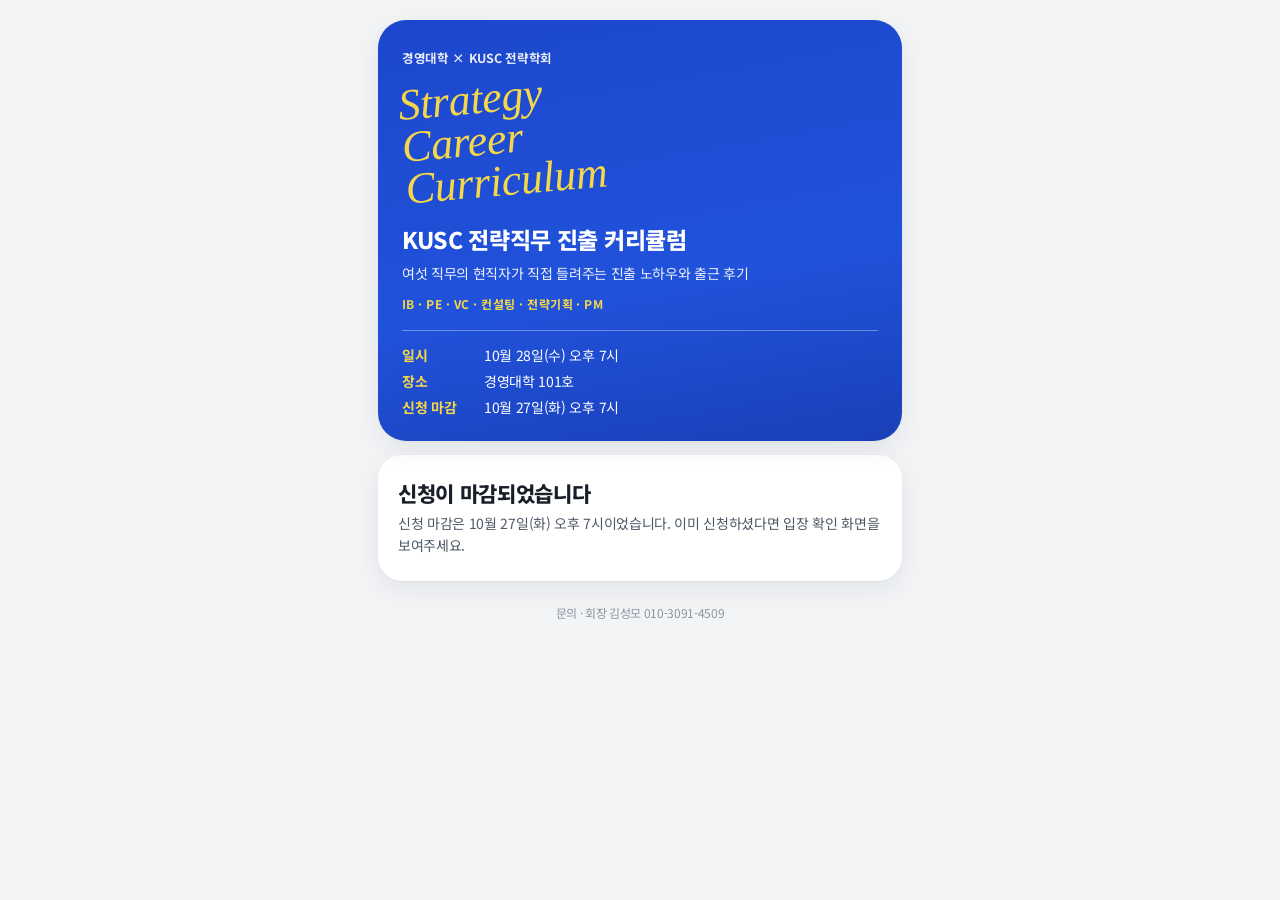
<file: apply.html>
<!DOCTYPE html>
<html lang="ko">
<head>
<meta charset="UTF-8">
<meta name="viewport" content="width=device-width, initial-scale=1, viewport-fit=cover">
<title>KUSC 전략직무 진출 커리큘럼 · 신청</title>
<meta name="theme-color" content="#1F4BD1">
<link rel="preconnect" href="https://fonts.googleapis.com">
<link rel="preconnect" href="https://fonts.gstatic.com" crossorigin>
<link href="https://fonts.googleapis.com/css2?family=Noto+Sans+KR:wght@400;500;700;800;900&display=swap" rel="stylesheet">
<style>
:root{--page:#F2F4F6;--card:#FFFFFF;--ink:#191F28;--sub:#4E5968;--mute:#8B95A1;--line:#E5E8EB;--soft:#F6F7F9;
  --ku:#1F4BD1;--ku-soft:#E9EEFC;--blue:#1F4BD1;--yel:#F4D84A;--red:#E5484D;--shadow:0 1px 2px rgba(0,23,51,.04),0 8px 28px rgba(0,23,51,.07)}
*{box-sizing:border-box;margin:0;padding:0}
html,body{background:var(--page);color:var(--ink);font-family:"Noto Sans KR",system-ui,-apple-system,"Apple SD Gothic Neo","Malgun Gothic",sans-serif;
  letter-spacing:-.02em;-webkit-font-smoothing:antialiased;word-break:keep-all}
body{padding:env(safe-area-inset-top,0) 0 env(safe-area-inset-bottom,0)}
.wrap{max-width:560px;margin:0 auto;padding:20px 18px 40px}
.hero{background:linear-gradient(170deg,#1C47CC,#2152DB 60%,#1A3FB8);color:#fff;border-radius:28px;padding:28px 24px 24px;box-shadow:var(--shadow);position:relative;overflow:hidden}
.hero .org{font-size:12.5px;font-weight:700;opacity:.9}
.hero .script{font-family:Georgia,"Times New Roman",serif;font-style:italic;color:var(--yel);font-size:44px;line-height:.95;margin:18px 0 14px;transform:rotate(-5deg);transform-origin:left}
.hero h1{font-size:23px;font-weight:800;line-height:1.35}
.hero .sub{font-size:14px;opacity:.92;margin-top:8px;line-height:1.55}
.hero .jobs{font-size:12px;font-weight:700;color:var(--yel);margin-top:10px;letter-spacing:.04em}
.meta{margin-top:18px;border-top:1px solid rgba(255,255,255,.35);padding-top:14px;display:grid;grid-template-columns:72px 1fr;gap:6px 10px;font-size:14px}
.meta b{color:var(--yel);font-weight:700}
.card{background:var(--card);border-radius:24px;padding:24px 20px;box-shadow:var(--shadow);margin-top:14px}
.steps{display:flex;gap:6px;margin:18px 2px 0}
.steps i{flex:1;height:6px;border-radius:9px;background:var(--line);transition:background .3s}
.steps i.on{background:var(--ku)}
.stepname{font-size:13px;font-weight:800;color:var(--ku);margin:10px 2px 0}
h2{font-size:21px;font-weight:800;line-height:1.35}
.desc{font-size:14px;color:var(--sub);margin-top:6px;line-height:1.55}
.field{margin-top:20px}
.field label.l{display:block;font-size:14px;font-weight:700;margin-bottom:8px}
.field label.l .req{color:var(--red);margin-left:3px}
.field label.l .opt{color:var(--mute);font-weight:500;font-size:12.5px;margin-left:4px}
.hint{font-size:12.5px;color:var(--mute);margin-top:6px;line-height:1.5}
.hint.em{color:var(--ku);font-weight:600}
input[type=text],input[type=tel],textarea,select{width:100%;font:inherit;font-size:16px;color:var(--ink);background:var(--soft);border:2px solid transparent;border-radius:14px;padding:14px 14px;outline:none;transition:border .2s}
input:focus,textarea:focus,select:focus{border-color:var(--ku);background:#fff}
textarea{resize:vertical;min-height:52px}
.chips{display:flex;flex-wrap:wrap;gap:8px}
.chip{border:2px solid var(--line);background:#fff;border-radius:14px;padding:11px 14px;font-size:15px;font-weight:700;color:var(--sub);cursor:pointer;user-select:none;transition:all .15s}
.chip.on{border-color:var(--ku);background:var(--ku-soft);color:var(--ku)}
.chip:focus-visible{outline:3px solid var(--ku);outline-offset:2px}
.qbox{background:var(--soft);border-radius:18px;padding:16px;margin-top:12px;position:relative}
.qbox .qh{display:flex;justify-content:space-between;align-items:center;font-size:13px;font-weight:800;color:var(--ku);margin-bottom:10px}
.qbox .del{background:none;border:0;color:var(--mute);font:inherit;font-size:13px;cursor:pointer}
.qbox select,.qbox textarea{background:#fff}
.qbox textarea{margin-top:8px}
.ghost{width:100%;margin-top:12px;border:2px dashed var(--line);background:none;border-radius:14px;padding:13px;font:inherit;font-size:15px;font-weight:700;color:var(--sub);cursor:pointer}
.consent{background:var(--soft);border-radius:16px;padding:16px;font-size:13.5px;line-height:1.7;color:var(--sub)}
.consent b{color:var(--ink)}
.check{display:flex;gap:10px;align-items:flex-start;margin-top:14px;font-size:15px;font-weight:700;cursor:pointer}
.check input{width:22px;height:22px;accent-color:var(--ku);margin-top:1px;flex-shrink:0}
.nav{display:flex;gap:10px;margin-top:26px}
.btn{flex:1;border:0;border-radius:16px;padding:16px;font:inherit;font-size:16.5px;font-weight:800;cursor:pointer;transition:transform .1s,opacity .2s}
.btn:active{transform:scale(.98)}
.btn.pri{background:var(--ku);color:#fff}
.btn.sec{background:var(--soft);color:var(--sub);flex:0 0 96px}
.btn:disabled{opacity:.45;cursor:not-allowed}
.err{color:var(--red);font-size:13px;font-weight:600;margin-top:8px;display:none}
.done{text-align:center}
.done .ok{width:64px;height:64px;border-radius:22px;background:var(--ku-soft);color:var(--ku);display:flex;align-items:center;justify-content:center;font-size:34px;font-weight:900;margin:4px auto 14px}
.ticket{margin-top:18px;border-radius:22px;background:linear-gradient(170deg,#1C47CC,#2152DB);color:#fff;padding:22px 20px;text-align:left}
.ticket .t1{font-size:12.5px;font-weight:700;color:var(--yel)}
.ticket .lb{font-size:12px;font-weight:700;opacity:.8;margin-top:14px}
.ticket .code{font-size:52px;font-weight:900;letter-spacing:.12em;line-height:1.05;color:#fff;font-variant-numeric:tabular-nums}
.ticket .nm{font-size:18px;font-weight:700;margin-top:6px;opacity:.95}
.ticket .mt{margin-top:14px;border-top:1px dashed rgba(255,255,255,.45);padding-top:12px;display:grid;grid-template-columns:56px 1fr;gap:5px 8px;font-size:14px}
.ticket .mt b{color:var(--yel)}
.foot{text-align:center;font-size:12px;color:var(--mute);margin-top:22px;line-height:1.6}
.small-link{background:none;border:0;color:var(--mute);font:inherit;font-size:13px;text-decoration:underline;cursor:pointer;margin-top:14px}
/* 관리자 */
.stat{display:grid;grid-template-columns:repeat(3,1fr);gap:8px;margin-top:14px}
.stat div{background:var(--soft);border-radius:14px;padding:12px}
.stat small{display:block;font-size:12px;color:var(--mute);font-weight:700}
.stat b{font-size:22px;font-weight:900}
.bar{display:grid;grid-template-columns:86px 1fr 34px;gap:8px;align-items:center;font-size:13.5px;margin-top:8px}
.bar i{display:block;height:10px;border-radius:9px;background:var(--ku)}
.bar span.t{height:10px;border-radius:9px;background:var(--line);display:block;overflow:hidden}
.qlist li{list-style:none;background:var(--soft);border-radius:12px;padding:10px 12px;margin-top:8px;font-size:14px;line-height:1.5}
.qlist li em{font-style:normal;font-weight:800;color:var(--ku);margin-right:6px}
@media (prefers-reduced-motion:reduce){*{transition:none!important}}

/* ── 휴대폰: 화면 꽉 차게 ── */
@media (max-width:600px){
  body{padding:0}
  .wrap{padding:0;min-height:100vh;min-height:100dvh;display:flex;flex-direction:column}
  .hero{border-radius:0 0 30px 30px;padding:calc(30px + env(safe-area-inset-top,0px)) 24px 26px;flex:1 0 auto;display:flex;flex-direction:column;justify-content:center}
  .hero .script{font-size:52px;margin:22px 0 18px}
  .hero h1{font-size:26px}
  .hero .sub{font-size:15px}
  .wrap > .card{margin:14px 16px 0}
  .wrap > .foot{margin:16px 0 calc(18px + env(safe-area-inset-bottom,0px))}
  /* 입력 단계: 카드가 화면 끝까지, 버튼은 아래 고정 */
  .steps{margin:calc(16px + env(safe-area-inset-top,0px)) 18px 0}
  .stepname{margin:10px 18px 0}
  .wrap.form > .card{flex:1 0 auto;margin:12px 0 0;border-radius:28px 28px 0 0;padding:24px 20px 0;display:flex;flex-direction:column}
  .wrap.form .nav{position:sticky;bottom:0;margin:auto -20px 0;padding:14px 20px calc(14px + env(safe-area-inset-bottom,0px));background:var(--card);box-shadow:0 -1px 0 var(--line)}
  /* 완료 화면: 가운데 정렬로 꽉 차게 */
  .wrap.end > .card{flex:1 0 auto;margin:0;border-radius:0;display:flex;flex-direction:column;justify-content:center;padding:calc(28px + env(safe-area-inset-top,0px)) 20px 28px}
  .ticket .code{font-size:60px}
}
</style>
</head>
<body>
<main class="wrap" id="app"></main>

<script>
/* ───────── 설정 ───────── */
const ENDPOINT = "https://script.google.com/macros/s/AKfycbzr2-vwdBV4v7U6qliXPlFWWu0Mo9S7tC7_70xqGdqeCd0wPDmUB52FyB7xB510o-oT/exec";   /* 진단 앱과 같은 Apps Script 웹앱 URL을 붙여넣으세요 */
const DEADLINE = new Date("2026-10-27T19:00:00+09:00");
const EVENT = {date:"10월 28일(수) 오후 7시", place:"경영대학 101호", deadline:"10월 27일(화) 오후 7시"};
const JOBS = ["IB","PE","VC","컨설팅","전략기획","PM"];
const GRADES = ["1학년","2학년","3학년","4학년","초과학기·졸업유예","졸업생","대학원"];
const STAGES = ["이제 알아보는 중","준비를 시작함","지원 중이거나 곧 지원"];
const CHANNELS = ["인스타그램","포스터","단톡방","지인 추천","교수님 안내","기타"];
const LS = "kusc:apply:v1";

/* ───────── 상태 ───────── */
const fresh0 = () => ({name:"",phone:"",major:"",major2:"",grade:"",kusc:"",dinner:"",jobs:[],stage:"",channel:"",qs:[{job:"",q:""}],worry:"",consent:false});
const st = {step:0, d:fresh0()};
const $ = s => document.querySelector(s);
const app = $("#app");
const esc = s => String(s==null?"":s).replace(/[&<>"]/g,c=>({"&":"&amp;","<":"&lt;",">":"&gt;",'"':"&quot;"}[c]));

function hero(){return `<section class="hero">
  <div class="org">경영대학 × KUSC 전략학회</div>
  <div class="script">Strategy<br>Career<br>Curriculum</div>
  <h1>KUSC 전략직무 진출 커리큘럼</h1>
  <div class="sub">여섯 직무의 현직자가 직접 들려주는 진출 노하우와 출근 후기</div>
  <div class="jobs">IB · PE · VC · 컨설팅 · 전략기획 · PM</div>
  <div class="meta"><b>일시</b><span>${EVENT.date}</span><b>장소</b><span>${EVENT.place}</span><b>신청 마감</b><span>${EVENT.deadline}</span></div>
</section>`}

const STEPNAMES=["신청","관심","사전 질문","동의"];
function stepsUI(){
  const total = st.d.kusc==="예"?4:3;
  const idx = st.step===4 && total===3 ? 3 : st.step;   /* 비학회원은 3단계를 건너뜀 */
  let bars="";for(let i=1;i<=total;i++) bars+=`<i class="${i<=idx?"on":""}"></i>`;
  const name = st.step===4?"동의":STEPNAMES[st.step-1];
  return `<div class="steps">${bars}</div><div class="stepname">${idx} / ${total} · ${name}</div>`;
}
function chips(key,list,multi){
  const v=st.d[key];
  return `<div class="chips" role="${multi?"group":"radiogroup"}">${list.map(o=>{
    const on = multi? v.includes(o) : v===o;
    return `<span class="chip ${on?"on":""}" tabindex="0" role="${multi?"checkbox":"radio"}" aria-checked="${on}" data-k="${key}" data-v="${esc(o)}" data-m="${multi?1:0}">${esc(o)}</span>`}).join("")}</div>`;
}

/* ───────── 화면 ───────── */
function mode(m){ app.className="wrap"+(m?" "+m:""); }
function render(){
  if(new Date()>DEADLINE && !location.search.includes("admin")){ return closed(); }
  if(st.step===0) return intro();
  if(st.step===1) return s1();
  if(st.step===2) return s2();
  if(st.step===3) return s3();
  if(st.step===4) return s4();
}
function intro(){
  mode("");
  const saved = lsGet();
  const card = saved && !st.force ? `<section class="card">
    <h2>이미 신청하셨어요</h2>
    <p class="desc">${esc(saved.name)} 님 · 접수번호 <b style="color:var(--ku)">${esc(saved.no)}</b></p>
    <div class="nav"><button class="btn pri" id="mine">입장 확인 보기</button></div>
    <div style="text-align:center"><button class="small-link" id="go">다른 사람 이름으로 새로 신청하기</button></div>
  </section>` : `<section class="card">
    <h2>신청하고 들어오세요</h2>
    <p class="desc">신청자만 입장할 수 있습니다. 1분이면 끝나요.</p>
    <div class="nav"><button class="btn pri" id="go">신청 시작</button></div>
  </section>`;
  app.innerHTML = hero()+card+`<p class="foot">문의 · 회장 김성모 010-3091-4509</p>`;
  $("#go").onclick=()=>{st.force=true;st.d=fresh0();st.step=1;render();scrollTo(0,0)};
  if($("#mine")) $("#mine").onclick=()=>{done(saved);scrollTo(0,0)};
}
function s1(){
  mode("form");
  const d=st.d;
  app.innerHTML = stepsUI()+`<section class="card">
    <h2>기본 정보를 알려주세요</h2>
    <div class="field"><label class="l" for="name">이름<span class="req">*</span></label>
      <input type="text" id="name" autocomplete="name" value="${esc(d.name)}"></div>
    <div class="field"><label class="l" for="phone">연락처<span class="req">*</span></label>
      <input type="tel" id="phone" inputmode="numeric" placeholder="010-0000-0000" autocomplete="tel" value="${esc(d.phone)}">
      <p class="hint em">* 일정·장소 등 변동사항이 있을 때 안내드리기 위한 용도로만 사용합니다</p></div>
    <div class="field"><label class="l" for="major">주전공<span class="req">*</span></label>
      <input type="text" id="major" placeholder="예: 경영학과" value="${esc(d.major)}"></div>
    <div class="field"><label class="l" for="major2">복수·부전공<span class="opt">있다면</span></label>
      <input type="text" id="major2" placeholder="예: 기술경영학과 (복수전공)" value="${esc(d.major2)}"></div>
    <div class="field"><label class="l">학년<span class="req">*</span></label>${chips("grade",GRADES)}</div>
    <div class="field"><label class="l">KUSC 전략학회 소속인가요?<span class="req">*</span></label>${chips("kusc",["예","아니오"])}</div>
    <div class="field"><label class="l">행사 후 회식에 참석하시나요?<span class="req">*</span></label>${chips("dinner",["참석","불참","미정"])}
      <p class="hint">연사분들과 함께하는 자리이며, 소정의 비용이 발생할 예정입니다</p></div>
    <p class="err" id="err"></p>
    <div class="nav"><button class="btn sec" id="back">이전</button><button class="btn pri" id="next">다음</button></div>
  </section>`;
  bind();
  $("#back").onclick=()=>{collect1();st.step=0;st.force=true;render()};
  $("#next").onclick=()=>{collect1();
    const p=d.phone.replace(/\D/g,"");
    const miss=!/^[가-힣A-Za-z][가-힣A-Za-z\s]{1,}$/.test(d.name.trim())?"이름을 정확히":!/^01\d{8,9}$/.test(p)?"연락처를 정확히":!d.major.trim()?"주전공을":!d.grade?"학년을":!d.kusc?"전략학회 소속 여부를":!d.dinner?"회식 참석 여부를":"";
    if(miss) return showErr(miss+" 입력해 주세요");
    d.phone=p.replace(/(\d{3})(\d{3,4})(\d{4})/,"$1-$2-$3"); st.step=2;render();scrollTo(0,0)};
}
function collect1(){const d=st.d;d.name=$("#name").value;d.phone=$("#phone").value;d.major=$("#major").value;d.major2=$("#major2").value}
function s2(){
  mode("form");
  app.innerHTML = stepsUI()+`<section class="card">
    <h2>어떤 직무가 궁금하세요?</h2>
    <div class="field"><label class="l">관심 있는 직무<span class="req">*</span><span class="opt">여러 개 선택 가능</span></label>${chips("jobs",[...JOBS,"아직 모르겠다"],true)}</div>
    <div class="field"><label class="l">지금 준비 단계<span class="req">*</span></label>${chips("stage",STAGES)}</div>
    <div class="field"><label class="l">이 행사를 어떻게 알게 되셨나요?<span class="req">*</span></label>${chips("channel",CHANNELS)}</div>
    <p class="err" id="err"></p>
    <div class="nav"><button class="btn sec" id="back">이전</button><button class="btn pri" id="next">다음</button></div>
  </section>`;
  bind();
  $("#back").onclick=()=>{st.step=1;render()};
  $("#next").onclick=()=>{const d=st.d;
    const miss=!d.jobs.length?"관심 직무를":!d.stage?"준비 단계를":!d.channel?"알게 된 경로를":"";
    if(miss) return showErr(miss+" 선택해 주세요");
    st.step = d.kusc==="예"?3:4; render();scrollTo(0,0)};
}
function s3(){
  mode("form");
  const d=st.d;
  app.innerHTML = stepsUI()+`<section class="card">
    <h2>현직자에게 묻고 싶은 게 있나요?</h2>
    <p class="desc">학회원만 미리 질문을 받습니다. 질문은 익명으로 소개되고, 2부 Q&A에서 다룹니다. 건너뛰어도 괜찮아요.</p>
    <div id="qs"></div>
    ${d.qs.length<3?`<button class="ghost" id="addq">+ 질문 추가 (최대 3개)</button>`:""}
    <div class="field"><label class="l" for="worry">지금 가장 막막한 것 한 가지<span class="opt">선택</span></label>
      <input type="text" id="worry" placeholder="예: 무엇부터 준비해야 할지 모르겠다" value="${esc(d.worry)}"></div>
    <div class="nav"><button class="btn sec" id="back">이전</button><button class="btn pri" id="next">다음</button></div>
  </section>`;
  $("#qs").innerHTML = d.qs.map((q,i)=>`<div class="qbox">
    <div class="qh"><span>질문 ${i+1}</span>${d.qs.length>1?`<button class="del" data-i="${i}">삭제</button>`:""}</div>
    <select data-i="${i}" class="qjob" aria-label="묻고 싶은 직무"><option value="">묻고 싶은 직무</option>${[...JOBS,"전체"].map(j=>`<option ${q.job===j?"selected":""}>${j}</option>`).join("")}</select>
    <textarea data-i="${i}" class="qq" rows="2" placeholder="질문을 한 문장으로 적어주세요&#10;예: 학부 때 해둔 것 중 실제로 쓸모 있었던 하나는?">${esc(q.q)}</textarea></div>`).join("");
  const save=()=>{document.querySelectorAll(".qjob").forEach(e=>d.qs[e.dataset.i].job=e.value);document.querySelectorAll(".qq").forEach(e=>d.qs[e.dataset.i].q=e.value);d.worry=$("#worry").value};
  document.querySelectorAll(".del").forEach(b=>b.onclick=()=>{save();d.qs.splice(+b.dataset.i,1);s3()});
  if($("#addq")) $("#addq").onclick=()=>{save();d.qs.push({job:"",q:""});s3()};
  $("#back").onclick=()=>{save();st.step=2;render()};
  $("#next").onclick=()=>{save();st.step=4;render();scrollTo(0,0)};
}
function s4(){
  mode("form");
  app.innerHTML = stepsUI()+`<section class="card">
    <h2>마지막으로 동의해 주세요</h2>
    <div class="consent" style="margin-top:16px"><b>개인정보 수집·이용 동의</b><br>
      · 수집 항목: 이름, 연락처, 전공(복수·부전공 포함), 학년, 학회 소속 여부, 회식 참석 여부, 관심 직무 등 응답 내용<br>
      · 이용 목적: 행사 신청·입장 확인, 변동사항 안내, 학회 행사 운영 및 향후 행사 안내<br>
      · 보유 기간: 수집일로부터 2년<br>
      · 동의를 거부할 수 있으며, 거부 시 신청이 제한됩니다</div>
    <label class="check"><input type="checkbox" id="cs" ${st.d.consent?"checked":""}> 위 내용에 동의합니다 (필수)</label>
    <p class="err" id="err"></p>
    <div class="nav"><button class="btn sec" id="back">이전</button><button class="btn pri" id="sub">신청하기</button></div>
  </section>`;
  $("#cs").onchange=e=>st.d.consent=e.target.checked;
  $("#back").onclick=()=>{st.step = st.d.kusc==="예"?3:2; render()};
  $("#sub").onclick=submit;
}
async function submit(){
  if(!st.d.consent) return showErr("개인정보 수집·이용에 동의해 주세요");
  const btn=$("#sub");btn.disabled=true;btn.textContent="신청 중…";
  const d=st.d, now=new Date();
  const A="ACDEFHJKLMNPRTUVWXY3479"; let no=""; for(let i=0;i<4;i++) no+=A[Math.floor(Math.random()*A.length)];
  const qs = d.kusc==="예" ? d.qs.filter(q=>q.q.trim()) : [];
  const rec = {type:"apply", ts:now.toISOString(), no, name:d.name.trim(), phone:d.phone, major:d.major.trim(), major2:d.major2.trim(),
    grade:d.grade, kusc:d.kusc, dinner:d.dinner, jobs:d.jobs, stage:d.stage, channel:d.channel,
    qs, worry: d.kusc==="예"?d.worry.trim():"", consent:true};
  let ok=true;
  if(ENDPOINT){
    try{ await fetch(ENDPOINT,{method:"POST",mode:"no-cors",headers:{"Content-Type":"text/plain;charset=utf-8"},body:JSON.stringify(rec)}); }
    catch(e){ ok=false; }
  }
  if(!ok){btn.disabled=false;btn.textContent="신청하기";return showErr("네트워크가 불안정합니다. 잠시 후 다시 눌러주세요")}
  lsSet({no,name:rec.name,ts:rec.ts,dinner:rec.dinner});
  done(lsGet(),true);
}
function done(s,fresh){
  mode("end");
  app.innerHTML = `<section class="card done">
    <div class="ok">✓</div>
    <h2>${fresh?"신청이 완료되었습니다":"이미 신청하셨어요"}</h2>
    <p class="desc">당일 입구에서 이 화면을 보여주세요.<br>캡처해 두시면 편합니다.</p>
    <div class="ticket"><div class="t1">KUSC 전략직무 진출 커리큘럼 · 입장 확인</div>
      <div class="lb">접수번호</div><div class="code">${esc(s.no)}</div><div class="nm">${esc(s.name)} 님</div>
      <div class="mt"><b>일시</b><span>${EVENT.date}</span><b>장소</b><span>${EVENT.place}</span><b>회식</b><span>${esc(s.dinner||"")}</span></div></div>
    <button class="small-link" id="home">처음 화면으로</button>
  </section><p class="foot">변동사항이 생기면 남겨주신 연락처로 안내드립니다<br>문의 · 회장 김성모 010-3091-4509</p>`;
  $("#home").onclick=()=>{st.step=0;st.force=false;st.d=fresh0();render();scrollTo(0,0)};
}
function closed(){
  mode("");
  app.innerHTML = hero()+`<section class="card"><h2>신청이 마감되었습니다</h2>
    <p class="desc">신청 마감은 ${EVENT.deadline}이었습니다. 이미 신청하셨다면 입장 확인 화면을 보여주세요.</p>
    ${lsGet()?`<div class="nav"><button class="btn pri" id="mine">내 입장 확인 보기</button></div>`:""}</section>
    <p class="foot">문의 · 회장 김성모 010-3091-4509</p>`;
  if($("#mine")) $("#mine").onclick=()=>done(lsGet());
}

/* ───────── 공통 ───────── */
function bind(){
  document.querySelectorAll(".chip").forEach(c=>{
    const act=()=>{const k=c.dataset.k,v=c.dataset.v;
      if(c.dataset.m==="1"){const a=st.d[k];const i=a.indexOf(v);i>-1?a.splice(i,1):a.push(v);
        if(v==="아직 모르겠다"&&i===-1) st.d[k]=["아직 모르겠다"]; else if(v!=="아직 모르겠다") st.d[k]=st.d[k].filter(x=>x!=="아직 모르겠다");}
      else st.d[k]=v;
      if(st.step===1) collect1();
      render();};
    c.onclick=act; c.onkeydown=e=>{if(e.key==="Enter"||e.key===" "){e.preventDefault();act()}};
  });
}
function showErr(m){const e=$("#err");if(e){e.textContent=m;e.style.display="block"}}
function lsGet(){try{return JSON.parse(localStorage.getItem(LS)||"null")}catch(e){return null}}
function lsSet(v){try{localStorage.setItem(LS,JSON.stringify(v))}catch(e){}}

/* ───────── 운영진 집계 (주소 뒤에 ?admin) ───────── */
async function adminView(){
  mode("");
  app.innerHTML=`<section class="card"><h2>신청 현황</h2><p class="desc">운영진 비밀번호를 입력하세요</p>
    <div class="field"><input type="password" id="pw" placeholder="비밀번호"></div><p class="err" id="err"></p>
    <div class="nav"><button class="btn pri" id="in">보기</button></div></section>`;
  $("#in").onclick=async()=>{
    if(!ENDPOINT) return showErr("ENDPOINT가 설정되지 않았습니다");
    try{const r=await fetch(ENDPOINT+"?action=apply&key="+encodeURIComponent($("#pw").value));const j=await r.json();
      if(!Array.isArray(j)) return showErr("비밀번호가 맞지 않습니다");
      adminRender(j);}catch(e){showErr("불러오지 못했습니다")}};
}
function adminRender(rows){
  const cnt=(arr)=>arr.reduce((m,x)=>(m[x]=(m[x]||0)+1,m),{});
  const bars=(obj,order)=>{const max=Math.max(1,...Object.values(obj));return (order||Object.keys(obj)).map(k=>`<div class="bar"><span>${esc(k)}</span><span class="t"><i style="width:${(obj[k]||0)/max*100}%"></i></span><b>${obj[k]||0}</b></div>`).join("")};
  const n=rows.length, k=rows.filter(r=>r.kusc==="예").length, din=cnt(rows.map(r=>r.dinner));
  const qs=rows.flatMap(r=>(r.qs||[]).map(q=>q)), worries=rows.map(r=>r.worry).filter(Boolean);
  const csv=()=>{const H=["접수번호","신청시각","이름","연락처","주전공","복수·부전공","학년","KUSC","회식","관심직무","준비단계","경로","질문","막막한것"];
    const L=rows.map(r=>[r.no,r.ts,r.name,r.phone,r.major,r.major2,r.grade,r.kusc,r.dinner,(r.jobs||[]).join("/"),r.stage,r.channel,(r.qs||[]).map(q=>`[${q.job}] ${q.q}`).join(" | "),r.worry].map(v=>`"${String(v||"").replace(/"/g,'""')}"`).join(","));
    const b=new Blob(["\uFEFF"+[H.join(","),...L].join("\n")],{type:"text/csv"});const a=document.createElement("a");a.href=URL.createObjectURL(b);a.download="3강_신청자.csv";a.click()};
  app.innerHTML=`<section class="card"><h2>신청 현황</h2>
    <div class="stat"><div><small>전체 신청</small><b>${n}</b></div><div><small>KUSC 학회원</small><b>${k}</b></div><div><small>회식 참석</small><b>${din["참석"]||0}</b></div></div>
    <div class="stat"><div><small>회식 미정</small><b>${din["미정"]||0}</b></div><div><small>사전 질문</small><b>${qs.length}</b></div><div><small>막막한 것</small><b>${worries.length}</b></div></div>
    <div class="nav"><button class="btn pri" id="csv">CSV 내려받기</button></div></section>
    <section class="card"><h2>관심 직무</h2>${bars(cnt(rows.flatMap(r=>r.jobs||[])),[...JOBS,"아직 모르겠다"])}</section>
    <section class="card"><h2>학년 · 준비 단계 · 경로</h2>${bars(cnt(rows.map(r=>r.grade)),GRADES)}<div style="height:12px"></div>${bars(cnt(rows.map(r=>r.stage)),STAGES)}<div style="height:12px"></div>${bars(cnt(rows.map(r=>r.channel)),CHANNELS)}</section>
    <section class="card"><h2>사전 질문 (직무별)</h2><ul class="qlist">${qs.sort((a,b)=>(a.job||"").localeCompare(b.job||"")).map(q=>`<li><em>${esc(q.job||"전체")}</em>${esc(q.q)}</li>`).join("")||"<li>아직 없습니다</li>"}</ul></section>
    <section class="card"><h2>지금 가장 막막한 것</h2><ul class="qlist">${worries.map(w=>`<li>${esc(w)}</li>`).join("")||"<li>아직 없습니다</li>"}</ul></section>`;
  $("#csv").onclick=csv;
}

if(location.search.includes("reset")){ try{localStorage.removeItem(LS)}catch(e){} history.replaceState(null,"",location.pathname); }
if(location.search.includes("admin")) adminView(); else render();
</script>
</body>
</html>
</file>
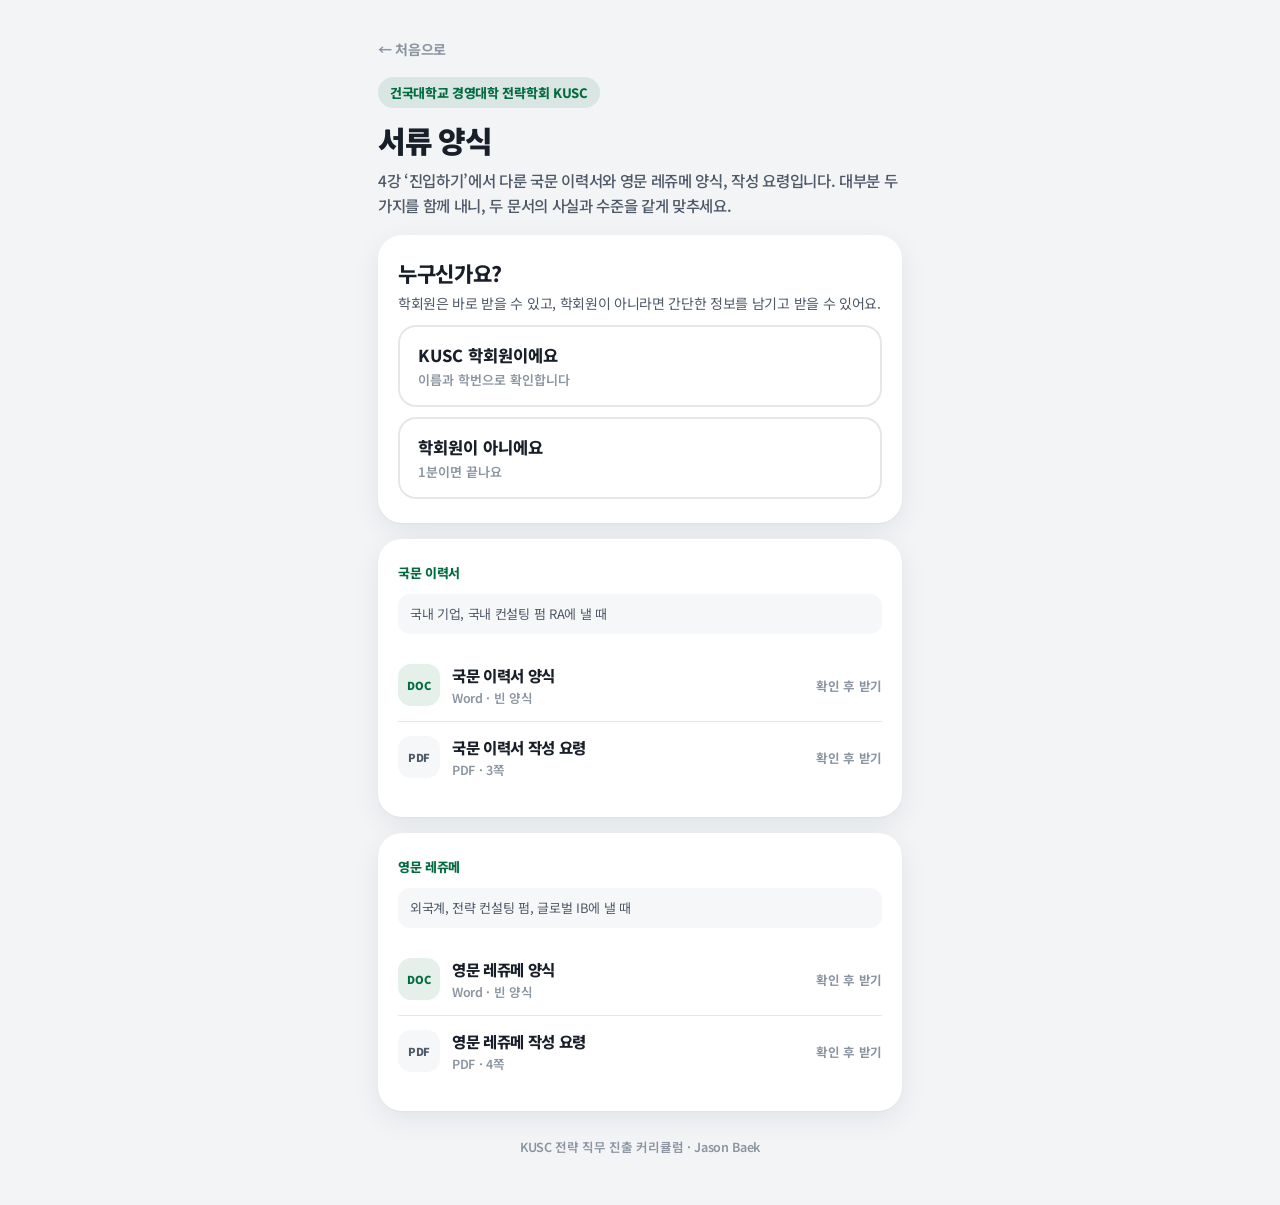
<file: download.html>
<!DOCTYPE html>
<html lang="ko">
<head>
<meta charset="UTF-8">
<meta name="viewport" content="width=device-width, initial-scale=1, viewport-fit=cover">
<title>KUSC 전략 직무 진출 커리큘럼 · 서류 양식</title>
<meta name="theme-color" content="#FFFFFF">
<link rel="manifest" href="manifest.json">
<link rel="preconnect" href="https://fonts.googleapis.com">
<link rel="preconnect" href="https://fonts.gstatic.com" crossorigin>
<link href="https://fonts.googleapis.com/css2?family=Noto+Sans+KR:wght@400;500;700;800;900&display=swap" rel="stylesheet">
<style>
:root{--page:#F2F4F6;--card:#FFFFFF;--ink:#191F28;--sub:#4E5968;--mute:#8B95A1;--line:#E5E8EB;--soft:#F6F7F9;
  --ku:#036B3F;--ku-soft:rgba(3,107,63,.10);--red:#E5484D;
  --shadow:0 1px 2px rgba(0,23,51,.04),0 8px 28px rgba(0,23,51,.07)}
@media (prefers-color-scheme:dark){:root:not([data-theme="light"]){--page:#101113;--card:#1B1D21;--ink:#F2F4F6;--sub:#B0B8C1;--mute:#7E8792;
  --line:#2C2F35;--soft:#23262B;--ku:#3DBE84;--ku-soft:rgba(61,190,132,.14);--shadow:0 1px 2px rgba(0,0,0,.4),0 8px 28px rgba(0,0,0,.35)}}
:root[data-theme="dark"]{--page:#101113;--card:#1B1D21;--ink:#F2F4F6;--sub:#B0B8C1;--mute:#7E8792;--line:#2C2F35;--soft:#23262B;--ku:#3DBE84;--ku-soft:rgba(61,190,132,.14)}
*{box-sizing:border-box;margin:0;padding:0}
html,body{background:var(--page);color:var(--ink);font-family:"Noto Sans KR",system-ui,-apple-system,"Apple SD Gothic Neo","Malgun Gothic",sans-serif;
  letter-spacing:-.02em;-webkit-font-smoothing:antialiased;word-break:keep-all}
body{padding:env(safe-area-inset-top,0) 0 env(safe-area-inset-bottom,0);min-height:100vh}
.wrap{max-width:560px;margin:0 auto;padding:36px 18px 48px}
.back{display:inline-block;font-size:14px;font-weight:700;color:var(--mute);text-decoration:none;margin-bottom:18px}
.tag{display:inline-block;background:var(--ku-soft);color:var(--ku);font-weight:800;font-size:13px;padding:6px 12px;border-radius:999px}
h1{font-size:30px;font-weight:900;letter-spacing:-.04em;line-height:1.25;margin-top:14px}
.lead{font-size:15.5px;color:var(--sub);line-height:1.65;margin-top:8px;font-weight:500}
.card{background:var(--card);border-radius:24px;padding:24px 20px;box-shadow:var(--shadow);margin-top:16px}
h2{font-size:21px;font-weight:800;line-height:1.35}
.desc{font-size:14px;color:var(--sub);margin-top:6px;line-height:1.55}
.lesson{font-size:13px;font-weight:800;color:var(--ku)}
/* 파일 목록 */
.files{margin-top:16px}
.file{display:flex;align-items:center;gap:12px;padding:14px 0;border-top:1px solid var(--line)}
.file:first-child{border-top:0}
.ic{width:42px;height:42px;border-radius:13px;background:var(--soft);display:flex;align-items:center;justify-content:center;flex:none;font-size:11px;font-weight:900;color:var(--sub)}
.ic.doc{background:var(--ku-soft);color:var(--ku)}
.file .t{flex:1;min-width:0}
.file .t b{display:block;font-size:15.5px;font-weight:800}
.file .t small{display:block;font-size:12.5px;color:var(--mute);font-weight:600;margin-top:2px}
.dl{flex:none;border:0;border-radius:12px;padding:10px 14px;font:inherit;font-size:14px;font-weight:800;text-decoration:none;cursor:pointer;background:var(--ku);color:#fff}
.dl.sec{background:var(--soft);color:var(--sub)}
.locked .dl{display:none}
.lockmark{flex:none;font-size:12.5px;font-weight:700;color:var(--mute);display:none}
.locked .lockmark{display:block}
.when{font-size:13px;color:var(--sub);background:var(--soft);border-radius:12px;padding:10px 12px;margin-top:12px;line-height:1.55}
/* 선택 버튼 */
.pick{display:block;width:100%;text-align:left;border:2px solid var(--line);background:var(--card);border-radius:18px;padding:16px 18px;margin-top:10px;cursor:pointer;font:inherit;color:var(--ink);transition:border .15s}
.pick:hover,.pick:focus-visible{border-color:var(--ku);outline:none}
.pick b{display:block;font-size:16.5px;font-weight:800}
.pick small{display:block;font-size:13px;color:var(--mute);font-weight:600;margin-top:3px}
/* 입력 (신청 페이지와 같은 부품) */
.steps{display:flex;gap:6px;margin:18px 2px 0}
.steps i{flex:1;height:6px;border-radius:9px;background:var(--line);transition:background .3s}
.steps i.on{background:var(--ku)}
.stepname{font-size:13px;font-weight:800;color:var(--ku);margin:10px 2px 0}
.field{margin-top:20px}
.field label.l{display:block;font-size:14px;font-weight:700;margin-bottom:8px}
.field label.l .req{color:var(--red);margin-left:3px}
.field label.l .opt{color:var(--mute);font-weight:500;font-size:12.5px;margin-left:4px}
.hint{font-size:12.5px;color:var(--mute);margin-top:6px;line-height:1.5}
input[type=text],input[type=tel],input[type=password]{width:100%;font:inherit;font-size:16px;color:var(--ink);background:var(--soft);border:2px solid transparent;border-radius:14px;padding:14px;outline:none;transition:border .2s}
input:focus{border-color:var(--ku);background:var(--card)}
.chips{display:flex;flex-wrap:wrap;gap:8px}
.chip{border:2px solid var(--line);background:var(--card);border-radius:14px;padding:11px 14px;font-size:15px;font-weight:700;color:var(--sub);cursor:pointer;user-select:none;transition:all .15s}
.chip.on{border-color:var(--ku);background:var(--ku-soft);color:var(--ku)}
.chip:focus-visible{outline:3px solid var(--ku);outline-offset:2px}
.consent{background:var(--soft);border-radius:16px;padding:16px;font-size:13.5px;line-height:1.7;color:var(--sub);margin-top:20px}
.consent b{color:var(--ink)}
.check{display:flex;gap:10px;align-items:flex-start;margin-top:14px;font-size:15px;font-weight:700;cursor:pointer}
.check input{width:22px;height:22px;accent-color:var(--ku);margin-top:1px;flex-shrink:0}
.nav{display:flex;gap:10px;margin-top:26px}
.btn{flex:1;border:0;border-radius:16px;padding:16px;font:inherit;font-size:16.5px;font-weight:800;cursor:pointer;transition:transform .1s,opacity .2s}
.btn:active{transform:scale(.98)}
.btn.pri{background:var(--ku);color:#fff}
.btn.sec{background:var(--soft);color:var(--sub);flex:0 0 96px}
.btn:disabled{opacity:.45;cursor:not-allowed}
.err{color:var(--red);font-size:13px;font-weight:600;margin-top:8px;display:none}
.foot{text-align:center;font-size:12.5px;color:var(--mute);margin-top:26px;line-height:1.6;font-weight:600}
.small-link{background:none;border:0;color:var(--mute);font:inherit;font-size:13px;text-decoration:underline;cursor:pointer}
/* 운영진 */
.stat{display:grid;grid-template-columns:repeat(3,1fr);gap:8px;margin-top:14px}
.stat div{background:var(--soft);border-radius:14px;padding:12px}
.stat small{display:block;font-size:12px;color:var(--mute);font-weight:700}
.stat b{font-size:22px;font-weight:900}
.bar{display:grid;grid-template-columns:86px 1fr 34px;gap:8px;align-items:center;font-size:13.5px;margin-top:8px}
.bar i{display:block;height:10px;border-radius:9px;background:var(--ku)}
.bar span.t{height:10px;border-radius:9px;background:var(--line);display:block;overflow:hidden}
@media (prefers-reduced-motion:reduce){*{transition:none!important}}
@media (max-width:600px){
  .wrap{padding:28px 16px 40px}
  h1{font-size:28px}
  .wrap.form{padding:0;min-height:100vh;min-height:100dvh;display:flex;flex-direction:column}
  .wrap.form .steps{margin:calc(16px + env(safe-area-inset-top,0px)) 18px 0}
  .wrap.form .stepname{margin:10px 18px 0}
  .wrap.form > .card{flex:1 0 auto;margin:12px 0 0;border-radius:28px 28px 0 0;padding:24px 20px 0;display:flex;flex-direction:column}
  .wrap.form .nav{position:sticky;bottom:0;margin:auto -20px 0;padding:14px 20px calc(14px + env(safe-area-inset-bottom,0px));background:var(--card);box-shadow:0 -1px 0 var(--line)}
}
</style>
</head>
<body>
<main class="wrap" id="app"></main>

<script>
/* ───────── 설정 ───────── */
const ENDPOINT = "https://script.google.com/macros/s/AKfycbzr2-vwdBV4v7U6qliXPlFWWu0Mo9S7tC7_70xqGdqeCd0wPDmUB52FyB7xB510o-oT/exec";   /* 진단·신청과 같은 Apps Script 웹앱 */
const LS = "kusc:download:v1";
const JOBS = ["IB","PE","VC","컨설팅","전략기획","PM"];
const GRADES = ["1학년","2학년","3학년","4학년","초과학기·졸업유예","졸업생","대학원"];
const CHANNELS = ["인스타그램","포스터","단톡방","지인 추천","교수님 안내","기타"];
const FILES = [
  {grp:"국문 이력서", when:"국내 기업, 국내 컨설팅 펌 RA에 낼 때", items:[
    {n:"국문 이력서 양식", s:"Word · 빈 양식", ext:"DOC", href:"files/KUSC_KR_resume_form.docx", save:"국문_이력서_양식.docx"},
    {n:"국문 이력서 작성 요령", s:"PDF · 3쪽", ext:"PDF", href:"files/KUSC_KR_resume_guide.pdf", save:"국문_이력서_작성요령.pdf"}]},
  {grp:"영문 레쥬메", when:"외국계, 전략 컨설팅 펌, 글로벌 IB에 낼 때", items:[
    {n:"영문 레쥬메 양식", s:"Word · 빈 양식", ext:"DOC", href:"files/KUSC_EN_resume_form.docx", save:"영문_레쥬메_양식.docx"},
    {n:"영문 레쥬메 작성 요령", s:"PDF · 4쪽", ext:"PDF", href:"files/KUSC_EN_resume_guide.pdf", save:"영문_레쥬메_작성요령.pdf"}]}
];
const ALL = {href:"files/KUSC_resume_templates.zip", save:"KUSC_서류양식_4종.zip"};

/* ───────── 상태 ───────── */
const fresh0 = () => ({name:"",sid:"",phone:"",school:"",major:"",grade:"",jobs:[],channel:"",consent:false});
const st = {v:"home", step:1, d:fresh0()};
const $ = s => document.querySelector(s);
const app = $("#app");
const esc = s => String(s==null?"":s).replace(/[&<>"]/g,c=>({"&":"&amp;","<":"&lt;",">":"&gt;",'"':"&quot;"}[c]));

function head(){return `<a class="back" href="./">← 처음으로</a><br>
  <span class="tag">건국대학교 경영대학 전략학회 KUSC</span>
  <h1>서류 양식</h1>
  <p class="lead">4강 ‘진입하기’에서 다룬 국문 이력서와 영문 레쥬메 양식, 작성 요령입니다. 대부분 두 가지를 함께 내니, 두 문서의 사실과 수준을 같게 맞추세요.</p>`}

function fileList(open){
  return FILES.map(g=>`<section class="card ${open?"":"locked"}">
    <div class="lesson">${g.grp}</div>
    <div class="when">${g.when}</div>
    <div class="files">${g.items.map(f=>`<div class="file">
      <div class="ic ${f.ext==="DOC"?"doc":""}">${f.ext}</div>
      <div class="t"><b>${f.n}</b><small>${f.s}</small></div>
      <span class="lockmark">확인 후 받기</span>
      ${open?`<a class="dl ${f.ext==="PDF"?"sec":""}" href="${f.href}" ${f.ext==="PDF"?'target="_blank" rel="noopener"':`download="${f.save}"`}>${f.ext==="PDF"?"보기":"받기"}</a>`:""}
    </div>`).join("")}</div>
  </section>`).join("");
}

/* ───────── 화면 ───────── */
function mode(m){ app.className="wrap"+(m?" "+m:""); }
function render(){
  const s=lsGet();
  if(s) return opened(s);
  if(st.v==="home") return home();
  if(st.v==="member") return member();
  if(st.v==="guest") return guest();
}
function home(){
  mode("");
  app.innerHTML = head()+`<section class="card">
    <h2>누구신가요?</h2>
    <p class="desc">학회원은 바로 받을 수 있고, 학회원이 아니라면 간단한 정보를 남기고 받을 수 있어요.</p>
    <button class="pick" id="m"><b>KUSC 학회원이에요</b><small>이름과 학번으로 확인합니다</small></button>
    <button class="pick" id="g"><b>학회원이 아니에요</b><small>1분이면 끝나요</small></button>
  </section>`+fileList(false)+`<p class="foot">KUSC 전략 직무 진출 커리큘럼 · Jason Baek</p>`;
  $("#m").onclick=()=>{st.v="member";render();scrollTo(0,0)};
  $("#g").onclick=()=>{st.v="guest";st.step=1;render();scrollTo(0,0)};
}
function member(){
  mode("form");
  const d=st.d;
  app.innerHTML = `<div class="steps"><i class="on"></i></div><div class="stepname">학회원 확인</div><section class="card">
    <h2>이름과 학번을 알려주세요</h2>
    <p class="desc">학회원 명단과 맞는지만 확인합니다.</p>
    <div class="field"><label class="l" for="name">이름<span class="req">*</span></label>
      <input type="text" id="name" autocomplete="name" value="${esc(d.name)}"></div>
    <div class="field"><label class="l" for="sid">학번<span class="req">*</span></label>
      <input type="text" id="sid" inputmode="numeric" placeholder="예: 202612345" value="${esc(d.sid)}"></div>
    <p class="err" id="err"></p>
    <p class="hint" id="alt" style="display:none">명단에 없다고 나오면 운영진에게 알려주세요. 급하면 <button class="small-link" id="toG">학회원이 아닌 경우로 받기</button></p>
    <div class="nav"><button class="btn sec" id="back">이전</button><button class="btn pri" id="ok">확인</button></div>
  </section>`;
  $("#back").onclick=()=>{st.v="home";render()};
  $("#toG").onclick=()=>{st.v="guest";st.step=1;render();scrollTo(0,0)};
  $("#ok").onclick=async()=>{
    d.name=$("#name").value.trim(); d.sid=$("#sid").value.replace(/\D/g,"");
    if(!d.name) return showErr("이름을 입력해 주세요");
    if(d.sid.length<6) return showErr("학번을 정확히 입력해 주세요");
    const b=$("#ok"); b.disabled=true; b.textContent="확인 중…";
    try{
      const r=await fetch(ENDPOINT+"?action=member&name="+encodeURIComponent(d.name)+"&sid="+encodeURIComponent(d.sid));
      const j=await r.json();
      if(j&&j.ok){ lsSet({kind:"member",name:d.name,ts:new Date().toISOString()}); return render(); }
      b.disabled=false; b.textContent="확인";
      showErr("학회원 명단에서 찾지 못했어요. 이름과 학번을 다시 확인해 주세요"); $("#alt").style.display="block";
    }catch(e){ b.disabled=false; b.textContent="확인"; showErr("네트워크가 불안정합니다. 잠시 후 다시 눌러주세요"); }
  };
}
function guest(){
  mode("form");
  const d=st.d, s=st.step;
  const bars=`<div class="steps"><i class="on"></i><i class="${s>=2?"on":""}"></i></div><div class="stepname">${s} / 2 · ${s===1?"기본 정보":"관심과 동의"}</div>`;
  if(s===1){
    app.innerHTML = bars+`<section class="card">
      <h2>기본 정보를 알려주세요</h2>
      <div class="field"><label class="l" for="name">이름<span class="req">*</span></label>
        <input type="text" id="name" autocomplete="name" value="${esc(d.name)}"></div>
      <div class="field"><label class="l" for="phone">연락처<span class="req">*</span></label>
        <input type="tel" id="phone" inputmode="numeric" placeholder="010-0000-0000" autocomplete="tel" value="${esc(d.phone)}"></div>
      <div class="field"><label class="l" for="school">학교<span class="req">*</span></label>
        <input type="text" id="school" placeholder="예: 건국대학교" value="${esc(d.school)}"></div>
      <div class="field"><label class="l" for="major">학과<span class="req">*</span></label>
        <input type="text" id="major" placeholder="예: 경영학과" value="${esc(d.major)}"></div>
      <div class="field"><label class="l">학년<span class="req">*</span></label>${chips("grade",GRADES)}</div>
      <p class="err" id="err"></p>
      <div class="nav"><button class="btn sec" id="back">이전</button><button class="btn pri" id="next">다음</button></div>
    </section>`;
    bind();
    $("#back").onclick=()=>{collect1();st.v="home";render()};
    $("#next").onclick=()=>{collect1();
      const p=d.phone.replace(/\D/g,"");
      const miss=!/^[가-힣A-Za-z][가-힣A-Za-z\s]{1,}$/.test(d.name.trim())?"이름을 정확히":!/^01\d{8,9}$/.test(p)?"연락처를 정확히":!d.school.trim()?"학교를":!d.major.trim()?"학과를":!d.grade?"학년을":"";
      if(miss) return showErr(miss+" 입력해 주세요");
      d.phone=p.replace(/(\d{3})(\d{3,4})(\d{4})/,"$1-$2-$3"); st.step=2; render(); scrollTo(0,0)};
  } else {
    app.innerHTML = bars+`<section class="card">
      <h2>어떤 직무가 궁금하세요?</h2>
      <div class="field"><label class="l">관심 있는 직무<span class="req">*</span><span class="opt">여러 개 선택 가능</span></label>${chips("jobs",[...JOBS,"아직 모르겠다"],true)}</div>
      <div class="field"><label class="l">이 페이지를 어떻게 알게 되셨나요?<span class="req">*</span></label>${chips("channel",CHANNELS)}</div>
      <div class="consent"><b>개인정보 수집·이용 동의</b><br>
        · 수집 항목: 이름, 연락처, 학교, 학과, 학년, 관심 직무, 알게 된 경로<br>
        · 이용 목적: 서류 양식 제공 기록, 학회 모집과 행사 안내<br>
        · 보유 기간: 수집일로부터 2년<br>
        · 동의를 거부할 수 있으며, 거부 시 양식 제공이 제한됩니다</div>
      <label class="check"><input type="checkbox" id="cs" ${d.consent?"checked":""}> 위 내용에 동의합니다 (필수)</label>
      <p class="err" id="err"></p>
      <div class="nav"><button class="btn sec" id="back">이전</button><button class="btn pri" id="sub">양식 받기</button></div>
    </section>`;
    bind();
    $("#cs").onchange=e=>d.consent=e.target.checked;
    $("#back").onclick=()=>{st.step=1;render()};
    $("#sub").onclick=submit;
  }
}
function collect1(){const d=st.d;d.name=$("#name").value;d.phone=$("#phone").value;d.school=$("#school").value;d.major=$("#major").value}
async function submit(){
  const d=st.d;
  const miss=!d.jobs.length?"관심 직무를":!d.channel?"알게 된 경로를":"";
  if(miss) return showErr(miss+" 선택해 주세요");
  if(!d.consent) return showErr("개인정보 수집·이용에 동의해 주세요");
  const b=$("#sub"); b.disabled=true; b.textContent="저장 중…";
  const rec={type:"download", name:d.name.trim(), phone:d.phone, school:d.school.trim(), major:d.major.trim(),
    grade:d.grade, jobs:d.jobs, channel:d.channel, consent:true};
  try{ await fetch(ENDPOINT,{method:"POST",mode:"no-cors",headers:{"Content-Type":"text/plain;charset=utf-8"},body:JSON.stringify(rec)}); }
  catch(e){ b.disabled=false; b.textContent="양식 받기"; return showErr("네트워크가 불안정합니다. 잠시 후 다시 눌러주세요"); }
  lsSet({kind:"guest",name:rec.name,ts:new Date().toISOString()});
  render(); scrollTo(0,0);
}
function opened(s){
  mode("");
  app.innerHTML = head()+`<section class="card">
    <h2>${esc(s.name)} 님, 받아 가세요</h2>
    <p class="desc">작성 요령을 옆에 펴 두고, 양식의 번호 순서대로 채우면 됩니다.</p>
    <div class="nav"><a class="btn pri" style="text-align:center;text-decoration:none" href="${ALL.href}" download="${ALL.save}">네 개 한 번에 받기</a></div>
  </section>`+fileList(true)+`<p class="foot">KUSC 전략 직무 진출 커리큘럼 · Jason Baek<br>
    <button class="small-link" id="sw">다른 사람으로 받기</button></p>`;
  $("#sw").onclick=()=>{lsDel();st.v="home";st.d=fresh0();render();scrollTo(0,0)};
}

/* ───────── 공통 ───────── */
function chips(key,list,multi){
  const v=st.d[key];
  return `<div class="chips" role="${multi?"group":"radiogroup"}">${list.map(o=>{
    const on = multi? v.includes(o) : v===o;
    return `<span class="chip ${on?"on":""}" tabindex="0" role="${multi?"checkbox":"radio"}" aria-checked="${on}" data-k="${key}" data-v="${esc(o)}" data-m="${multi?1:0}">${esc(o)}</span>`}).join("")}</div>`;
}
function bind(){
  document.querySelectorAll(".chip").forEach(c=>{
    const act=()=>{const k=c.dataset.k,v=c.dataset.v;
      if(c.dataset.m==="1"){const a=st.d[k];const i=a.indexOf(v);i>-1?a.splice(i,1):a.push(v);
        if(v==="아직 모르겠다"&&i===-1) st.d[k]=["아직 모르겠다"]; else if(v!=="아직 모르겠다") st.d[k]=st.d[k].filter(x=>x!=="아직 모르겠다");}
      else st.d[k]=v;
      if(st.v==="guest"&&st.step===1) collect1();
      render();};
    c.onclick=act; c.onkeydown=e=>{if(e.key==="Enter"||e.key===" "){e.preventDefault();act()}};
  });
}
function showErr(m){const e=$("#err");if(e){e.textContent=m;e.style.display="block"}}
function lsGet(){try{return JSON.parse(localStorage.getItem(LS)||"null")}catch(e){return null}}
function lsSet(v){try{localStorage.setItem(LS,JSON.stringify(v))}catch(e){}}
function lsDel(){try{localStorage.removeItem(LS)}catch(e){}}

/* ───────── 운영진 집계 (주소 뒤에 ?admin) ───────── */
function adminView(){
  mode("");
  app.innerHTML=head()+`<section class="card"><h2>다운로드 현황</h2><p class="desc">운영진 비밀번호를 입력하세요</p>
    <div class="field"><input type="password" id="pw" placeholder="비밀번호"></div><p class="err" id="err"></p>
    <div class="nav"><button class="btn pri" id="in">보기</button></div></section>`;
  $("#in").onclick=async()=>{
    try{const r=await fetch(ENDPOINT+"?action=downloads&key="+encodeURIComponent($("#pw").value));const j=await r.json();
      if(!Array.isArray(j)) return showErr("비밀번호가 맞지 않습니다");
      adminRender(j);}catch(e){showErr("불러오지 못했습니다")}};
}
function adminRender(rows){
  const cnt=a=>a.reduce((m,x)=>(m[x]=(m[x]||0)+1,m),{});
  const bars=(o,order)=>{const max=Math.max(1,...Object.values(o));return (order||Object.keys(o)).map(k=>`<div class="bar"><span>${esc(k)}</span><span class="t"><i style="width:${(o[k]||0)/max*100}%"></i></span><b>${o[k]||0}</b></div>`).join("")};
  const g=rows.filter(r=>r.kind==="guest"), m=rows.filter(r=>r.kind==="member");
  const csv=()=>{const H=["시각","구분","이름","학번","연락처","학교","학과","학년","관심직무","경로"];
    const L=rows.map(r=>[r.ts,r.kind==="member"?"학회원":"비학회원",r.name,r.sid,r.phone,r.school,r.major,r.grade,r.jobs,r.channel].map(v=>`"${String(v||"").replace(/"/g,'""')}"`).join(","));
    const b=new Blob(["﻿"+[H.join(","),...L].join("\n")],{type:"text/csv"});const a=document.createElement("a");a.href=URL.createObjectURL(b);a.download="서류양식_다운로드.csv";a.click()};
  app.innerHTML=head()+`<section class="card"><h2>다운로드 현황</h2>
    <div class="stat"><div><small>전체</small><b>${rows.length}</b></div><div><small>학회원</small><b>${m.length}</b></div><div><small>비학회원</small><b>${g.length}</b></div></div>
    <div class="nav"><button class="btn pri" id="csv">CSV 내려받기</button></div></section>
    <section class="card"><h2>비학회원 학교</h2>${bars(cnt(g.map(r=>r.school||"-")))}</section>
    <section class="card"><h2>비학회원 관심 직무</h2>${bars(cnt(g.flatMap(r=>String(r.jobs||"").split("/").filter(Boolean))),[...JOBS,"아직 모르겠다"])}</section>
    <section class="card"><h2>학년 · 알게 된 경로</h2>${bars(cnt(g.map(r=>r.grade)),GRADES)}<div style="height:12px"></div>${bars(cnt(g.map(r=>r.channel)),CHANNELS)}</section>`;
  $("#csv").onclick=csv;
}

if(location.search.includes("reset")){ lsDel(); history.replaceState(null,"",location.pathname); }
if(location.search.includes("admin")) adminView(); else render();
if("serviceWorker" in navigator && location.protocol.indexOf("http")===0){navigator.serviceWorker.register("sw.js").catch(function(){});}
</script>
</body>
</html>
</file>
